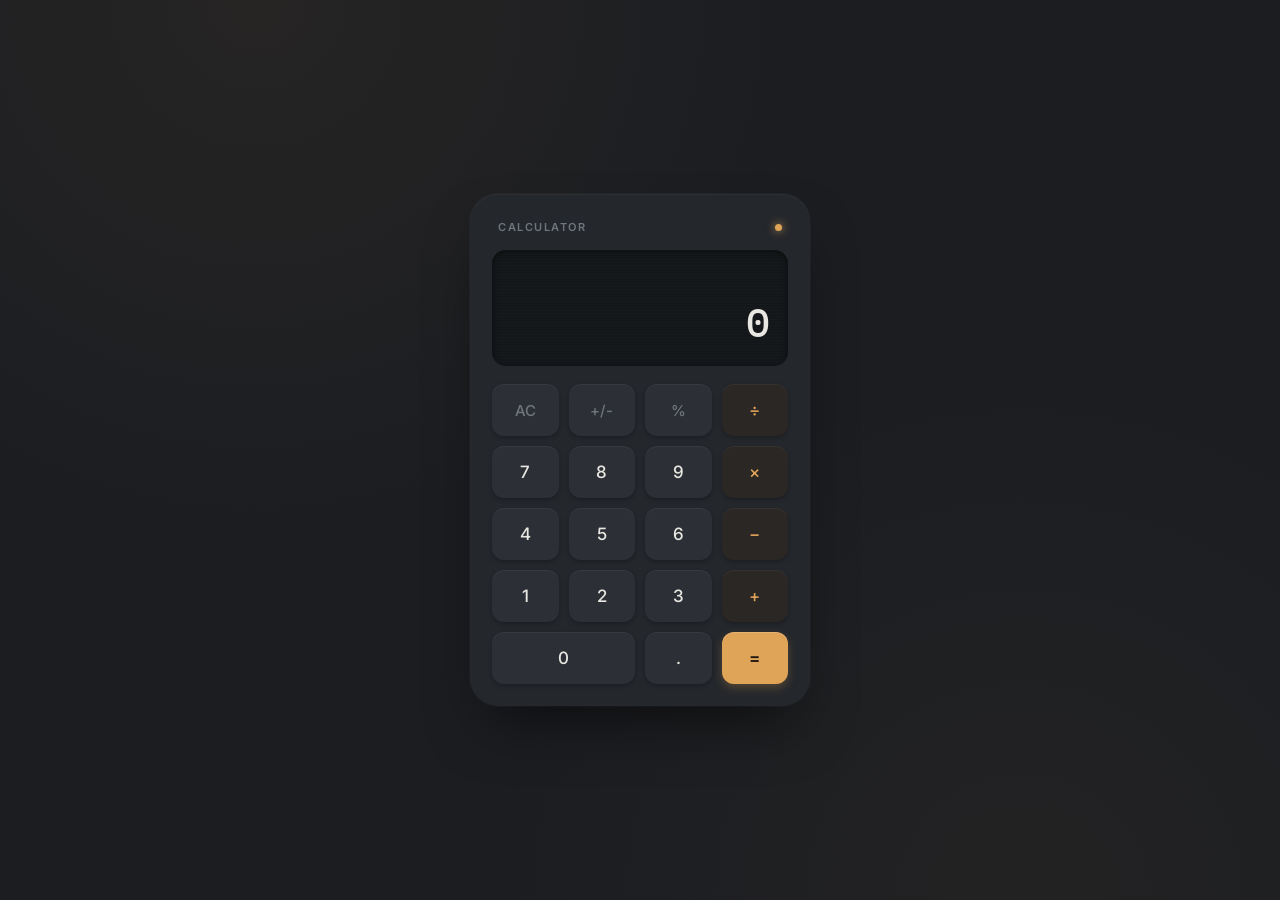
<file: index.html>
<!DOCTYPE html>
<html lang="en">
<head>
<meta charset="UTF-8">
<meta name="viewport" content="width=device-width, initial-scale=1.0">
<title>Calculator</title>
<link rel="preconnect" href="https://fonts.googleapis.com">
<link href="https://fonts.googleapis.com/css2?family=IBM+Plex+Mono:wght@400;500;600&family=Inter:wght@400;500;600;700&display=swap" rel="stylesheet">
<link rel="stylesheet" href="calci.css">
<link rel="icon" type="image/jpeg" href="calculator.jpg" />
</head>
<body>

<div class="device">
  <div class="brand">
    <span class="brand-mark">Calculator</span>
    <span class="brand-dot" aria-hidden="true"></span>
  </div>

  <div class="screen">
    <div class="expression" id="expression">&nbsp;</div>
    <div class="result" id="result">0</div>
  </div>

  <div class="keys">
    <button class="fn" data-action="clear">AC</button>
    <button class="fn" data-action="negate">+/-</button>
    <button class="fn" data-action="percent">%</button>
   <button class="op" data-action="operator" data-value="÷" aria-label="Divide">÷</button>
    <button data-action="digit" data-value="7">7</button>
    <button data-action="digit" data-value="8">8</button>
    <button data-action="digit" data-value="9">9</button>
    <button class="op" data-action="operator" data-value="×" aria-label="Multiply">×</button>

    <button data-action="digit" data-value="4">4</button>
    <button data-action="digit" data-value="5">5</button>
    <button data-action="digit" data-value="6">6</button>
    <button class="op" data-action="operator" data-value="-" aria-label="Subtract">−</button>

    <button data-action="digit" data-value="1">1</button>
    <button data-action="digit" data-value="2">2</button>
    <button data-action="digit" data-value="3">3</button>
    <button class="op" data-action="operator" data-value="+" aria-label="Add">+</button>

    <button class="span-2" data-action="digit" data-value="0">0</button>
    <button data-action="decimal" aria-label="Decimal Point">.</button>
    <button class="equals" data-action="equals" aria-label="Equals">=</button>
  </div>
</div>

<script src="calci.js"></script>

</body>
</html>
</file>
<file: calci.css>
:root {
  --bg: #1b1d21;
  --panel: #24272c;
  --display-bg: #14171a;
  --key: #2c3036;
  --key-hover: #363b42;
  --key-text: #e9e7e2;
  --accent: #e0a458;
  --accent-dim: #8a6536;
  --muted: #6f757d;
  --danger: #c9695f;
  --radius: 14px;
}

* { box-sizing: border-box; }

html, body {
  height: 100%;
  margin: 0;
}

body {
  background: var(--bg);
  background-image:
    radial-gradient(circle at 20% 0%, rgba(224,164,88,0.06), transparent 40%),
    radial-gradient(circle at 80% 100%, rgba(224,164,88,0.04), transparent 40%);
  font-family: 'Inter', sans-serif;
  display: flex;
  align-items: center;
  justify-content: center;
  padding: 24px;
}

.device {
  width: 340px;
  background: var(--panel);
  border-radius: 28px;
  padding: 22px;
  box-shadow:
    0 1px 0 rgba(255,255,255,0.04) inset,
    0 30px 60px -20px rgba(0,0,0,0.6),
    0 0 0 1px rgba(255,255,255,0.03);
}

.brand {
  display: flex;
  align-items: center;
  justify-content: space-between;
  padding: 4px 6px 16px;
}

.brand-mark {
  font-size: 11px;
  letter-spacing: 0.14em;
  text-transform: uppercase;
  color: var(--muted);
  font-weight: 600;
}

.brand-dot {
  width: 7px;
  height: 7px;
  border-radius: 50%;
  background: var(--accent);
  box-shadow: 0 0 8px 1px rgba(224,164,88,0.6);
}

.screen {
  background: var(--display-bg);
  border-radius: var(--radius);
  padding: 22px 18px 18px;
  margin-bottom: 18px;
  box-shadow: inset 0 2px 6px rgba(0,0,0,0.5);
  position: relative;
  overflow: hidden;
}

.screen::after {
  content: "";
  position: absolute;
  inset: 0;
  background: repeating-linear-gradient(
    to bottom,
    rgba(255,255,255,0.012) 0px,
    rgba(255,255,255,0.012) 1px,
    transparent 1px,
    transparent 3px
  );
  pointer-events: none;
}

.expression {
  font-family: 'IBM Plex Mono', monospace;
  font-size: 13px;
  color: var(--muted);
  min-height: 18px;
  text-align: right;
  white-space: nowrap;
  overflow-x: auto;
  letter-spacing: 0.02em;
}

.result {
  font-family: 'IBM Plex Mono', monospace;
  font-size: 40px;
  font-weight: 500;
  color: var(--key-text);
  text-align: right;
  margin-top: 6px;
  white-space: nowrap;
  overflow-x: auto;
  letter-spacing: 0.01em;
}

.result.error {
  color: var(--danger);
  font-size: 22px;
}

.result.long {
  font-size: 26px;
}

.keys {
  display: grid;
  grid-template-columns: repeat(4, 1fr);
  gap: 10px;
}

button {
  border: none;
  border-radius: 12px;
  font-family: 'Inter', sans-serif;
  font-size: 17px;
  font-weight: 500;
  padding: 16px 0;
  cursor: pointer;
  color: var(--key-text);
  background: var(--key);
  box-shadow:
    0 1px 0 rgba(255,255,255,0.05) inset,
    0 2px 4px rgba(0,0,0,0.25);
  transition: background 0.12s ease, transform 0.06s ease;
  -webkit-tap-highlight-color: transparent;
}

button:hover {
  background: var(--key-hover);
}

button:active {
  transform: translateY(1px) scale(0.98);
}

button:focus-visible {
  outline: 2px solid var(--accent);
  outline-offset: 2px;
}

.op {
  color: var(--accent);
  background: #2a2724;
}
.op:hover { background: #34302b; }

.fn {
  color: var(--muted);
  font-size: 15px;
}

.equals {
  background: var(--accent);
  color: #1b1611;
  font-weight: 600;
  box-shadow:
    0 1px 0 rgba(255,255,255,0.15) inset,
    0 4px 10px rgba(224,164,88,0.25);
}

.equals:hover {
  background: #e8b06e;
}

.span-2 {
  grid-column: span 2;
}

@media (prefers-reduced-motion: reduce) {
  button { transition: none; }
}

@media (max-width: 380px) {
  .device { width: 100%; }
}
</file>
